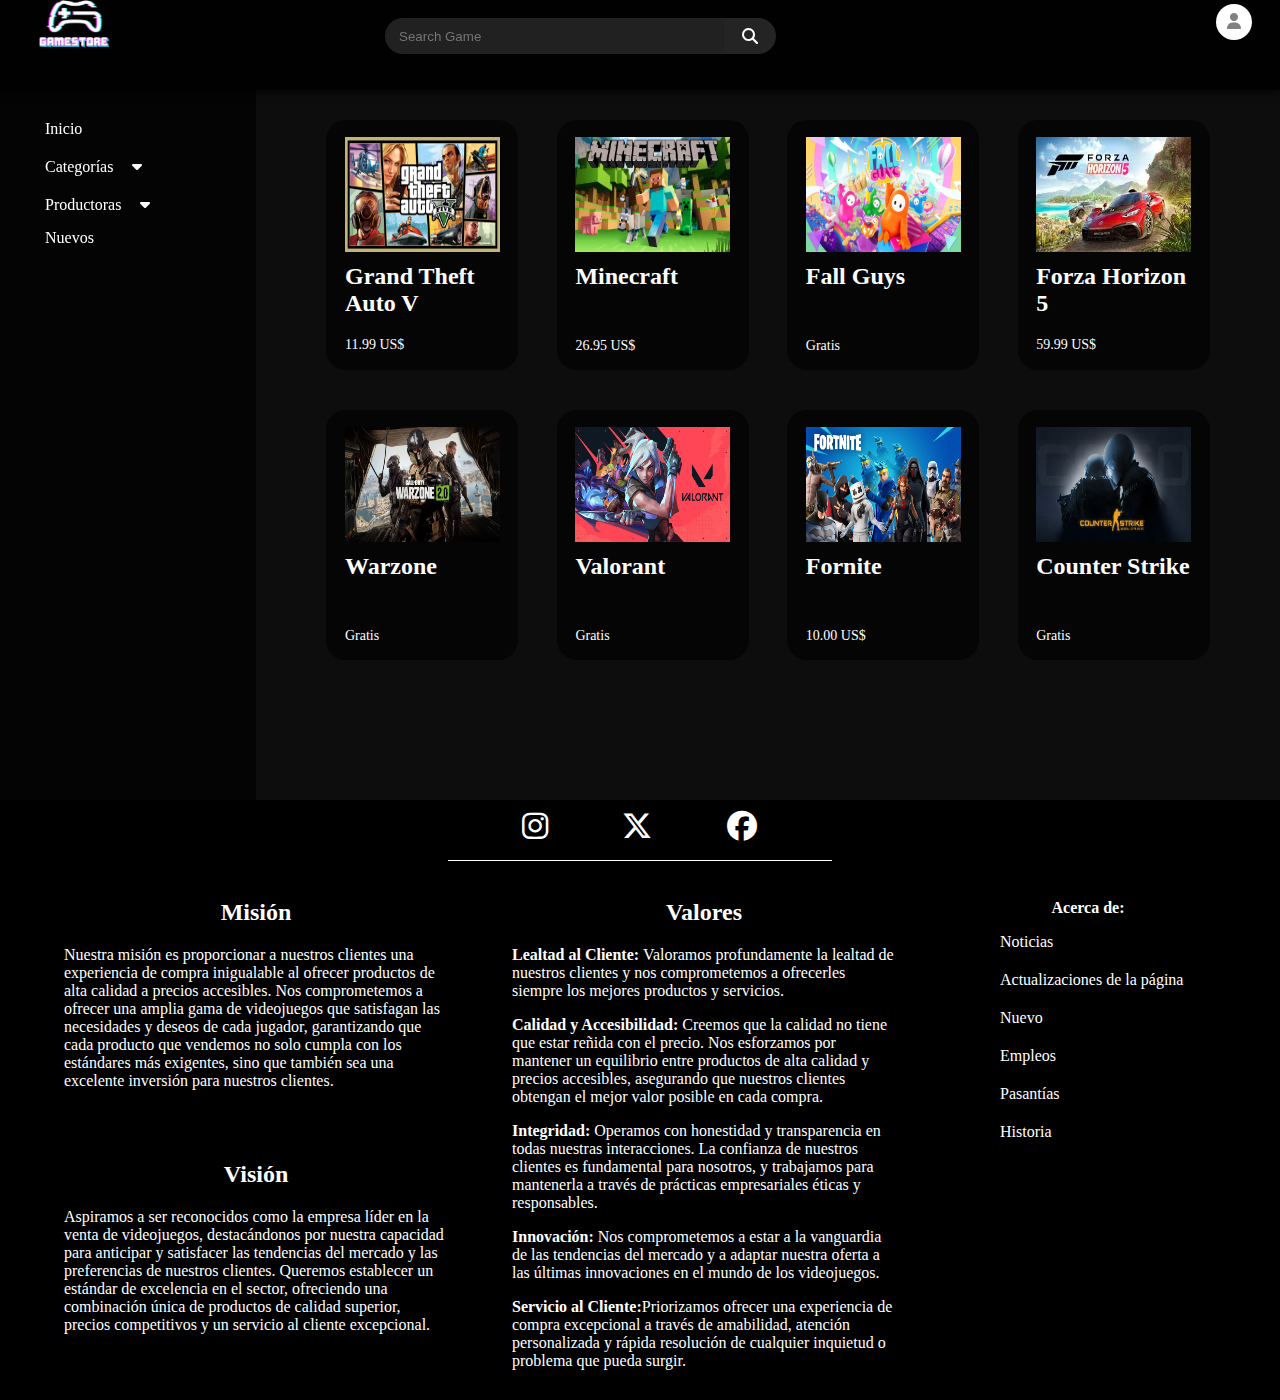
<file: index.html>
<!DOCTYPE html>
<html lang="en">
<head>
    <meta charset="UTF-8">
    <meta http-equiv="X-UA-Compatible" content="IE=edge">
    <meta name="viewport" content="width=device-width, initial-scale=1.0">
    <link rel="stylesheet" href="style.css">
    <link rel="stylesheet" href="https://cdnjs.cloudflare.com/ajax/libs/font-awesome/6.5.2/css/all.min.css">
    <link rel="shortcut icon" href="Logo.png">
    <title>GameStore</title>

</head>
<body>
    <div class="menu">

        <a href="index.html" class="a-logo"><img src="Logo-removebg-preview.png" class="logo"></a>

        <input type="text" class="search" placeholder="Search Game">

        <div class="search-icon">

            <i class="fa-solid fa-magnifying-glass" id="icon-search"></i>

        </div>

        <div class="account">

            <input type="checkbox" class="account-checkbox">
            <i class="fa-solid fa-user" id="account-icon"></i>
            <div class="body-account">

                <ol>
                    <li><a href="">Cuenta</a></li>
                    <li><a href="">Seguridad</a></li>
                    <li><a href="">Privacidad</a></li>
                    <li><a href="">Idioma</a></li>
                    <li><a href="">Cerrar sesión</a></li>
                </ol>

            </div>

        </div>

    </div>

    <div class="left-menu"></div>

    <div class="body">

        <div class="line-content-1">

            <a href="GTAV.html">

                <div class="content-1">

                    <img src="gtav.webp" class="img-content-1">
                    <div class="title-game-1">
                        <h2>Grand Theft Auto V</h2>
                        <p style="color: white; font-size: 14px; bottom: 0%; position: relative;">11.99 US$</p>
                    </div>

                </div>

            </a>

            <a href="">

                <div class="content-2">

                    <img src="minecraft.webp" class="img-content-2">
                    <div class="title-game-2">
                        <h2>Minecraft</h2>
                        <p style="color: white; font-size: 14px; bottom: -30%; position: relative;">26.95 US$</p>
                    </div>                

                </div>

            </a>

            <a href="">

                <div class="content-3">

                    <img src="fallguys.jpg" class="img-content-3">
                    <div class="title-game-3">
                        <h2>Fall Guys</h2>
                        <p style="color: white; font-size: 14px; bottom: -30%; position: relative;">Gratis</p>
                    </div>

                </div>

            <a href="">

                <div class="content-4">

                    <img src="forzahorizonv.jpeg" class="img-content-4">
                    <div class="title-game-4">
                        <h2>Forza Horizon 5</h2>
                        <p style="color: white; font-size: 14px; position: relative;">59.99 US$</p>
                    </div>

                </div>

            </a>

        </div>
        
        <div class="line-content-2">

            <a href="">

                <div class="content-5">

                    <img src="warzone.webp" class="img-content-5">
                    <div class="title-game-5">
                        <h2>Warzone</h2>
                        <p style="color: white; font-size: 14px; bottom: -30%; position: relative;">Gratis</p>
                    </div>

                </div>

            </a>

            <a href="">

                <div class="content-6">

                    <img src="valorant.jpg" class="img-content-6">
                    <div class="title-game-6">
                        <h2>Valorant</h2>
                        <p style="color: white; font-size: 14px; bottom: -30%; position: relative;">Gratis</p>
                    </div>                

                </div>

            </a>

            <a href="">

                <div class="content-7">

                    <img src="fornite.jpg" class="img-content-7">
                    <div class="title-game-7">
                        <h2>Fornite</h2>
                        <p style="color: white; font-size: 14px; bottom: -30%; position: relative;">10.00 US$</p>
                    </div>

                </div>

            </a>

            <a href="">

                <div class="content-8">

                    <img src="counterstrike.png" class="img-content-8">
                    <div class="title-game-8">
                        <h2>Counter Strike</h2>
                        <p style="color: white; font-size: 14px; bottom: -30%; position: relative;">Gratis</p>
                    </div>

                </div>

            </a>
        </div>    

    </div>

    <div class="header">

        <input type="checkbox" class="menu-left-checkbox">
        <input type="checkbox" class="menu-left-checkbox-2">
    
        <ul class="nav">
    
          <li><a href="">Inicio</a></li>
    
          <li style="padding: 10px 15px; color: white;" class="categorias">Categorías <i class="fa-sharp fa-solid fa-caret-down" style="transition: transform .3s; margin-left: 15px;"></i>
    
            <ul style="margin-bottom: -5px; margin-top: 5px;">
    
              <li><a href="">Acción</a></li>
    
              <li><a href="">Aventura</a></li>
    
              <li><a href="">Autos</a></li>
    
              <li><a href="">Battle Royale</a></li>
    
              <li><a href="">Supervivencia</a></li>
    
            </ul>
    
          </li>
    
          <li style="padding: 10px 15px; color: white;" class="productoras">Productoras <i class="fa-sharp fa-solid fa-caret-down" style="transition: transform .3s; margin-left: 15px;"></i>
    
            <ul style="margin-bottom: -10px; margin-top: 5px;">
    
              <li><a href="">RockstarGames</a></li>
    
              <li><a href="">EpicGames</a></li>
    
              <li><a href="">EA</a></li>
    
            </ul>
    
          </li>
    
          <li><a href="">Nuevos</a></li>
    
        </ul>
    
      </div>

    <footer>

        <div class="redes">

            <a href="https://www.instagram.com/game.store.oficial" style="width: 27px; height: 30px;"><i class="fa-brands fa-instagram" id="instagram" style="position: relative;"></i></a>
            <a href="https://x.com/GameStoreReal" style="width: 31px; height: 30px;"><i class="fa-brands fa-x-twitter" id="twitter" style="position: relative;"></i></a>
            <a href="https://www.facebook.com/profile.php?id=61565771944343&is_tour_dismissed" style="width: 32px; height: 30px;"><i class="fa-brands fa-facebook" id="facebook" style="position: relative;"></i></a>

        </div>

        <div class="line"></div>

        <div class="mision">

            <h2 style="text-align: center;">Misión</h2>

            <p>Nuestra misión es proporcionar a nuestros clientes una experiencia de compra inigualable al ofrecer productos de alta calidad a precios accesibles. Nos comprometemos a ofrecer una amplia gama de videojuegos que satisfagan las necesidades y deseos de cada jugador, garantizando que cada producto que vendemos no solo cumpla con los estándares más exigentes, sino que también sea una excelente inversión para nuestros clientes. </p>

        </div>

        <div class="vision">

            <h2 style="text-align: center;">Visión</h2>

            <p>Aspiramos a ser reconocidos como la empresa líder en la venta de videojuegos, destacándonos por nuestra capacidad para anticipar y satisfacer las tendencias del mercado y las preferencias de nuestros clientes. Queremos establecer un estándar de excelencia en el sector, ofreciendo una combinación única de productos de calidad superior, precios competitivos y un servicio al cliente excepcional.</p>

        </div>

        <div class="valores">

            <h2 style="text-align: center;">Valores</h2>

            <p><strong>Lealtad al Cliente: </strong> Valoramos profundamente la lealtad de nuestros clientes y nos comprometemos a ofrecerles siempre los mejores productos y servicios.</p>

            <p><strong>Calidad y Accesibilidad: </strong>Creemos que la calidad no tiene que estar reñida con el precio. Nos esforzamos por mantener un equilibrio entre productos de alta calidad y precios accesibles, asegurando que nuestros clientes obtengan el mejor valor posible en cada compra.</p>

            <p><strong>Integridad: </strong>Operamos con honestidad y transparencia en todas nuestras interacciones. La confianza de nuestros clientes es fundamental para nosotros, y trabajamos para mantenerla a través de prácticas empresariales éticas y responsables.</p>

            <p><strong>Innovación: </strong>Nos comprometemos a estar a la vanguardia de las tendencias del mercado y a adaptar nuestra oferta a las últimas innovaciones en el mundo de los videojuegos.</p>

            <p><strong>Servicio al Cliente:</strong>Priorizamos ofrecer una experiencia de compra excepcional a través de amabilidad, atención personalizada y rápida resolución de cualquier inquietud o problema que pueda surgir.</p>

        </div>

        <div class="otros">

            <p style="text-align: center;"><strong>Acerca de:</strong></p>

            <ul>

                <li style="padding-bottom: 20px;"><a href="" style="position: relative; width: 100%;">Noticias</a></li>
                <li style="padding-bottom: 20px;"><a href="" style="position: relative; width: 100%;">Actualizaciones de la página</a></li>
                <li style="padding-bottom: 20px;"><a href="" style="position: relative; width: 100%;">Nuevo</a></li>
                <li style="padding-bottom: 20px;"><a href="" style="position: relative; width: 100%;">Empleos</a></li>
                <li style="padding-bottom: 20px;"><a href="" style="position: relative; width: 100%;">Pasantías</a></li>
                <li style="padding-bottom: 20px;"><a href="" style="position: relative; width: 100%;">Historia</a></li>

            </ul>

        </div>

    </footer>

    
</body>
</html>
</file>
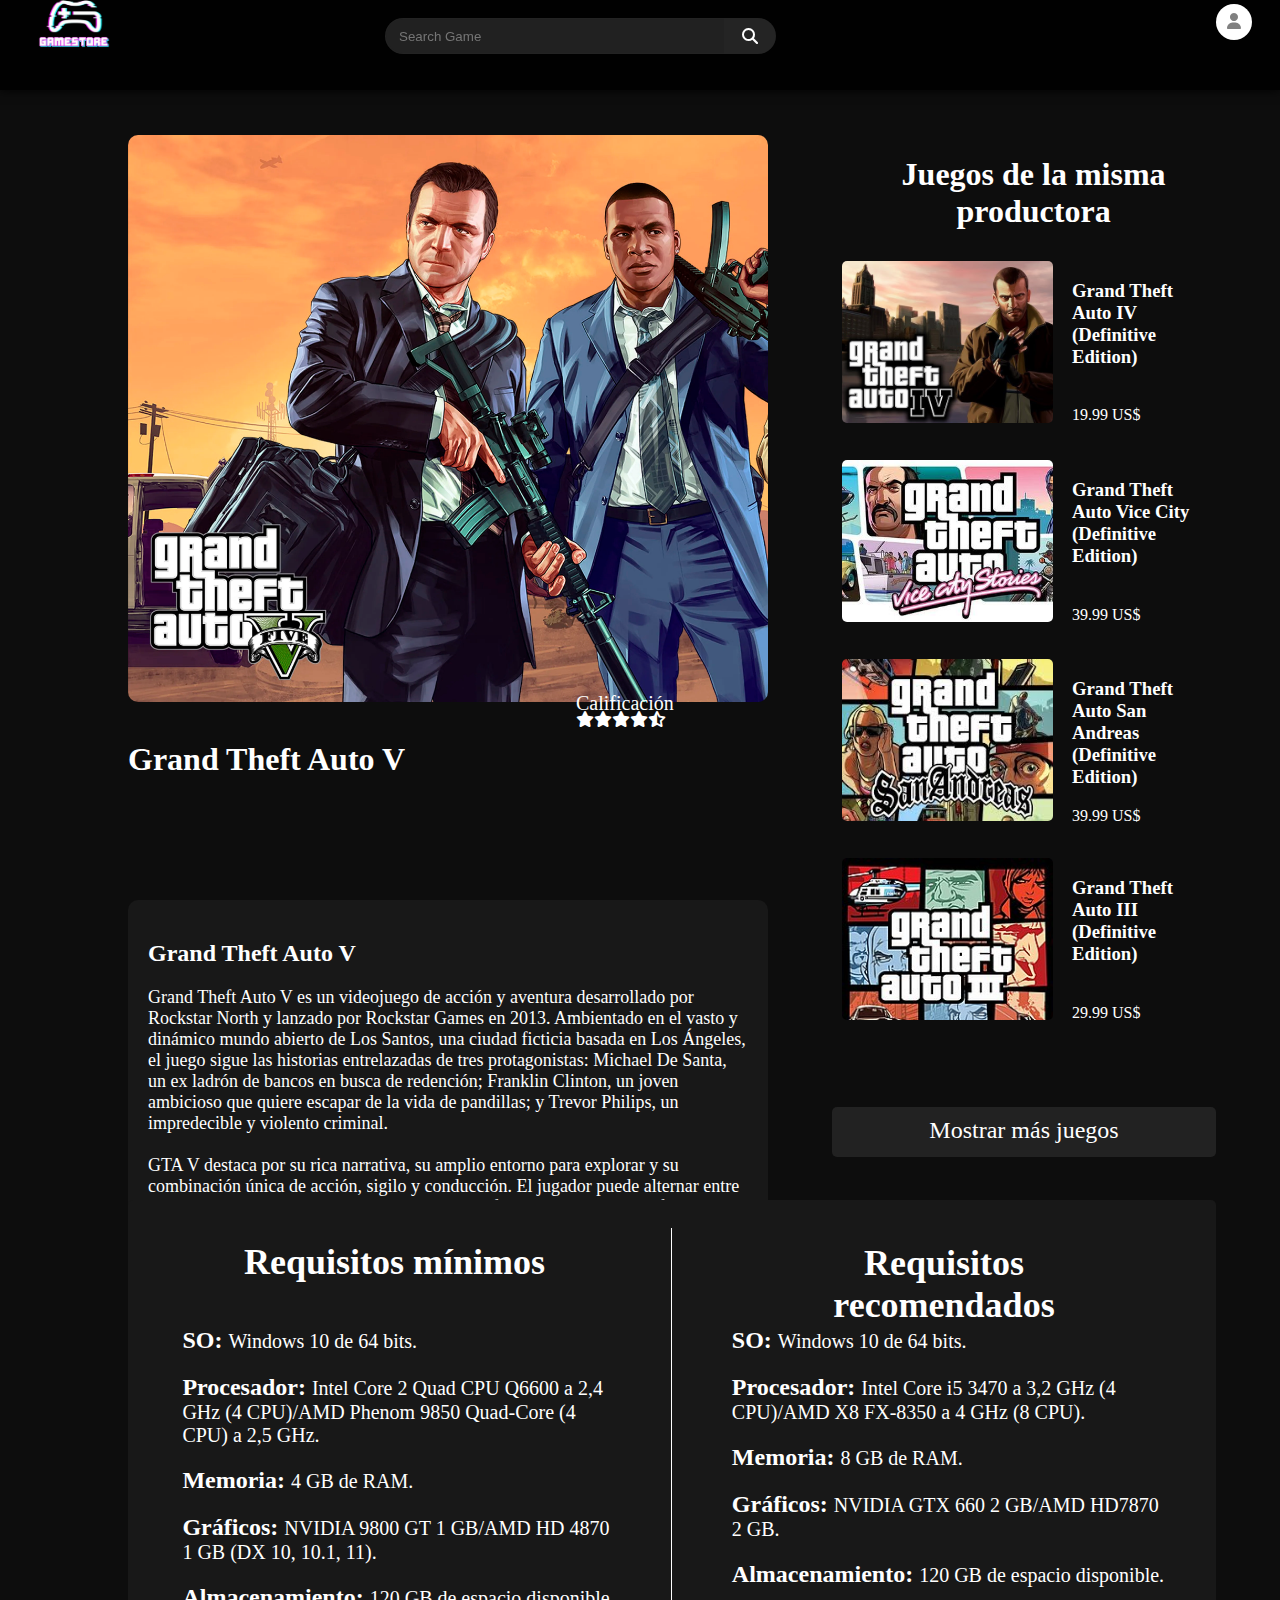
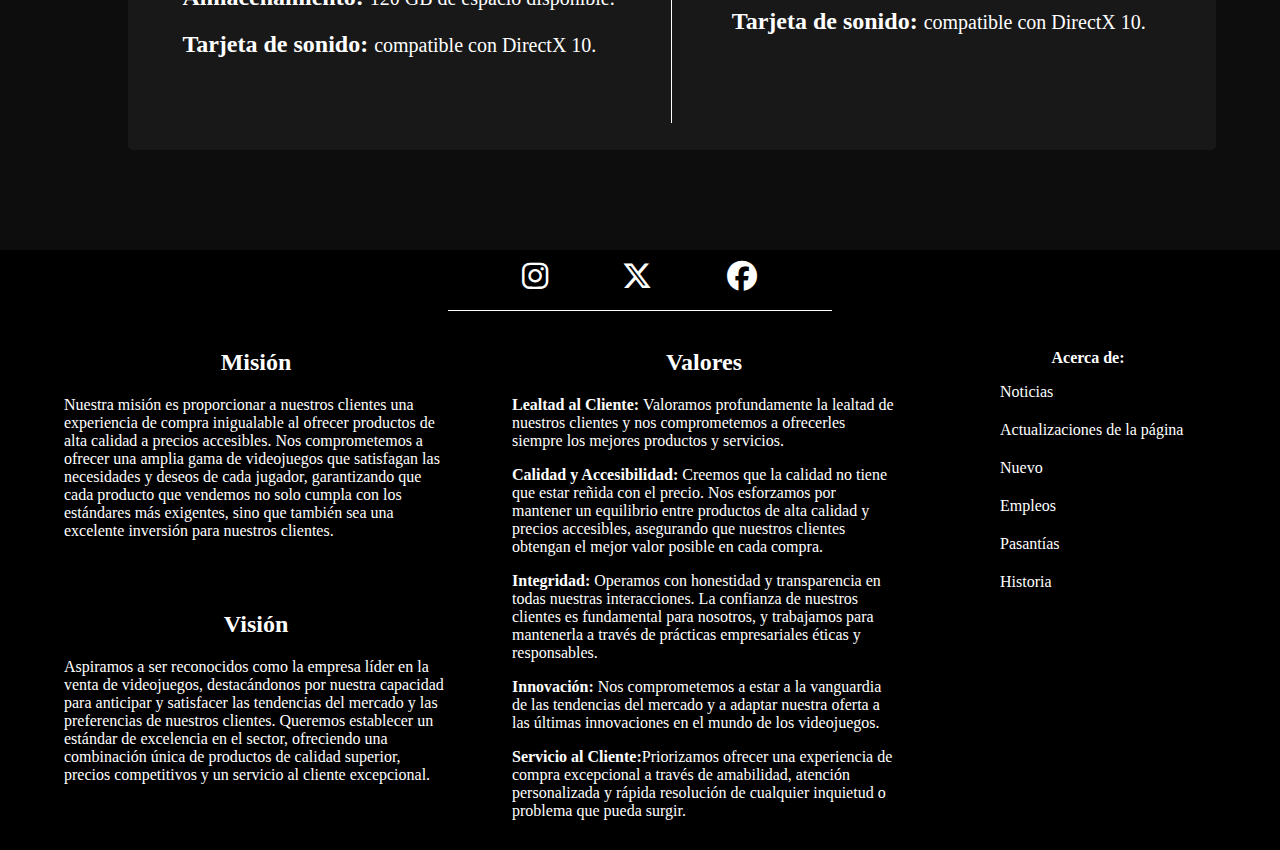
<file: GTAV.html>
<!DOCTYPE html>
<html lang="en">
<head>
    <meta charset="UTF-8">
    <meta http-equiv="X-UA-Compatible" content="IE=edge">
    <meta name="viewport" content="width=device-width, initial-scale=1.0">
    <link rel="stylesheet" href="style.css">
    <link rel="stylesheet" href="https://cdnjs.cloudflare.com/ajax/libs/font-awesome/6.5.2/css/all.min.css">
    <link rel="shortcut icon" href="Logo.png">
    <title>GameStore - Grand Theft Auto V</title>

</head>
<body>
    <div class="menu">

        <a href="index.html" class="a-logo"><img src="Logo-removebg-preview.png" class="logo"></a>

        <input type="text" class="search" placeholder="Search Game">

        <div class="search-icon">

            <i class="fa-solid fa-magnifying-glass" id="icon-search"></i>

        </div>

        <div class="account">

            <input type="checkbox" class="account-checkbox">
            <i class="fa-solid fa-user" id="account-icon"></i>
            <div class="body-account">

                <ol>
                    <li><a href="">Cuenta</a></li>
                    <li><a href="">Seguridad</a></li>
                    <li><a href="">Privacidad</a></li>
                    <li><a href="">Idioma</a></li>
                    <li><a href="">Cerrar sesión</a></li>
                </ol>

            </div>

        </div>

    </div>

    <div class="imagen-GTAV"></div>

    <div class="title-game">

        <h1>Grand Theft Auto V</h1>

        <p>Calificación</p>

        <div class="star">

            <i class="fa-sharp fa-solid fa-star"></i>
            <i class="fa-sharp fa-solid fa-star"></i>
            <i class="fa-sharp fa-solid fa-star"></i>
            <i class="fa-sharp fa-solid fa-star"></i>
            <i class="fa-sharp fa-solid fa-star-half-stroke"></i>

        </div>

    </div>

    <div class="descripcion">

        <h2>Grand Theft Auto V</h2>

        <p>Grand Theft Auto V es un videojuego de acción y aventura desarrollado por Rockstar North y lanzado por Rockstar Games en 2013. Ambientado en el vasto y dinámico mundo abierto de Los Santos, una ciudad ficticia basada en Los Ángeles, el juego sigue las historias entrelazadas de tres protagonistas: Michael De Santa, un ex ladrón de bancos en busca de redención; Franklin Clinton, un joven ambicioso que quiere escapar de la vida de pandillas; y Trevor Philips, un impredecible y violento criminal. <br><br>

            GTA V destaca por su rica narrativa, su amplio entorno para explorar y su combinación única de acción, sigilo y conducción. El jugador puede alternar entre los tres personajes principales, lo que añade profundidad a la trama y ofrece diferentes perspectivas de las misiones y eventos del juego. Además, cuenta con GTA Online, un modo multijugador que permite a los jugadores crear su propio personaje y sumergirse en una experiencia online cooperativa o competitiva. <br><br>
            
            Con un diseño gráfico impresionante, una jugabilidad inmersiva y un mundo lleno de actividades, GTA V ha sido aclamado como uno de los mejores videojuegos de su generación, rompiendo récords de ventas y ganando múltiples premios de la industria.</p>

    </div>

    <div class="game-right">

        <div class="title-game-right">
            
            <h1>Juegos de la misma productora</h1>

        </div>

        <a href="" style="width: 100%;"><div class="game-right-1">

            <div class="img-game-right-1"></div>
            <div class="title-game-right-1">
                <h3>Grand Theft Auto IV (Definitive Edition)</h3>
                <p style="position: relative; bottom: -20px;">19.99 US$</p>
            </div>

        </div></a>

        <a href="" style="width: 100%;"><div class="game-right-2">

            <div class="img-game-right-2"></div>
            <div class="title-game-right-2">
                <h3>Grand Theft Auto Vice City (Definitive Edition)</h3>
                <p style="position: relative; bottom: -20px;">39.99 US$</p>
            </div>

        </div></a>

        <a href="" style="width: 100%;"><div class="game-right-3">

            <div class="img-game-right-3"></div>
            <div class="title-game-right-3">
                <h3>Grand Theft Auto San Andreas (Definitive Edition)</h3>
                <p style="position: relative; bottom: -00px;">39.99 US$</p>
            </div>

        </div></a>

        <a href="" style="width: 100%;"><div class="game-right-4">

            <div class="img-game-right-4"></div>
            <div class="title-game-right-4">
                <h3>Grand Theft Auto III (Definitive Edition)</h3>
                <p style="position: relative; bottom: -20px;">29.99 US$</p>
            </div>

        </div></a>

        <div class="mostrar">
            <p>Mostrar más juegos</p>
        </div>

    </div>

    <div class="requisitos">

        <div class="r-line"></div>
        <div class="minimos">
            <h2>Requisitos mínimos</h2>
        </div>

        <div class="r-minimos">
            <p><strong>SO: </strong>Windows 10 de 64 bits.</p>
            <p><strong>Procesador: </strong>Intel Core 2 Quad CPU Q6600 a 2,4 GHz (4 CPU)/AMD Phenom 9850 Quad-Core (4 CPU) a 2,5 GHz.</p>
            <p><strong>Memoria: </strong>4 GB de RAM.</p>
            <p><strong>Gráficos: </strong>NVIDIA 9800 GT 1 GB/AMD HD 4870 1 GB (DX 10, 10.1, 11).</p>
            <p><strong>Almacenamiento: </strong> 120 GB de espacio disponible.</p>
            <p><strong>Tarjeta de sonido: </strong>compatible con DirectX 10.</p>
        </div>

        <div class="recomendados">
            <h2>Requisitos recomendados</h2>
        </div>

        <div class="r-recomendados">
            <p><strong>SO: </strong>Windows 10 de 64 bits.</p>
            <p><strong>Procesador: </strong>Intel Core i5 3470 a 3,2 GHz (4 CPU)/AMD X8 FX-8350 a 4 GHz (8 CPU).</p>
            <p><strong>Memoria: </strong>8 GB de RAM.</p>
            <p><strong>Gráficos: </strong>NVIDIA GTX 660 2 GB/AMD HD7870 2 GB.</p>
            <p><strong>Almacenamiento: </strong> 120 GB de espacio disponible.</p>
            <p><strong>Tarjeta de sonido: </strong>compatible con DirectX 10.</p>
        </div>

    </div>

    <footer style="top: 1850px;">

        <div class="redes">

            <a href="https://www.instagram.com/game.store.oficial" style="width: 27px; height: 30px;"><i class="fa-brands fa-instagram" id="instagram" style="position: relative;"></i></a>
            <a href="https://x.com/GameStoreReal" style="width: 31px; height: 30px;"><i class="fa-brands fa-x-twitter" id="twitter" style="position: relative;"></i></a>
            <a href="https://www.facebook.com/profile.php?id=61565771944343&is_tour_dismissed" style="width: 32px; height: 30px;"><i class="fa-brands fa-facebook" id="facebook" style="position: relative;"></i></a>

        </div>

        <div class="line"></div>

        <div class="mision">

            <h2 style="text-align: center;">Misión</h2>

            <p>Nuestra misión es proporcionar a nuestros clientes una experiencia de compra inigualable al ofrecer productos de alta calidad a precios accesibles. Nos comprometemos a ofrecer una amplia gama de videojuegos que satisfagan las necesidades y deseos de cada jugador, garantizando que cada producto que vendemos no solo cumpla con los estándares más exigentes, sino que también sea una excelente inversión para nuestros clientes. </p>

        </div>

        <div class="vision">

            <h2 style="text-align: center;">Visión</h2>

            <p>Aspiramos a ser reconocidos como la empresa líder en la venta de videojuegos, destacándonos por nuestra capacidad para anticipar y satisfacer las tendencias del mercado y las preferencias de nuestros clientes. Queremos establecer un estándar de excelencia en el sector, ofreciendo una combinación única de productos de calidad superior, precios competitivos y un servicio al cliente excepcional.</p>

        </div>

        <div class="valores">

            <h2 style="text-align: center;">Valores</h2>

            <p><strong>Lealtad al Cliente: </strong> Valoramos profundamente la lealtad de nuestros clientes y nos comprometemos a ofrecerles siempre los mejores productos y servicios.</p>

            <p><strong>Calidad y Accesibilidad: </strong>Creemos que la calidad no tiene que estar reñida con el precio. Nos esforzamos por mantener un equilibrio entre productos de alta calidad y precios accesibles, asegurando que nuestros clientes obtengan el mejor valor posible en cada compra.</p>

            <p><strong>Integridad: </strong>Operamos con honestidad y transparencia en todas nuestras interacciones. La confianza de nuestros clientes es fundamental para nosotros, y trabajamos para mantenerla a través de prácticas empresariales éticas y responsables.</p>

            <p><strong>Innovación: </strong>Nos comprometemos a estar a la vanguardia de las tendencias del mercado y a adaptar nuestra oferta a las últimas innovaciones en el mundo de los videojuegos.</p>

            <p><strong>Servicio al Cliente:</strong>Priorizamos ofrecer una experiencia de compra excepcional a través de amabilidad, atención personalizada y rápida resolución de cualquier inquietud o problema que pueda surgir.</p>

        </div>

        <div class="otros">

            <p style="text-align: center;"><strong>Acerca de:</strong></p>

            <ul>

                <li style="padding-bottom: 20px;"><a href="" style="position: relative; width: 100%;">Noticias</a></li>
                <li style="padding-bottom: 20px;"><a href="" style="position: relative; width: 100%;">Actualizaciones de la página</a></li>
                <li style="padding-bottom: 20px;"><a href="" style="position: relative; width: 100%;">Nuevo</a></li>
                <li style="padding-bottom: 20px;"><a href="" style="position: relative; width: 100%;">Empleos</a></li>
                <li style="padding-bottom: 20px;"><a href="" style="position: relative; width: 100%;">Pasantías</a></li>
                <li style="padding-bottom: 20px;"><a href="" style="position: relative; width: 100%;">Historia</a></li>

            </ul>

        </div>

    </footer>

</body>
</html>
</file>
<file: style.css>
body {
    background-color: rgb(13, 13, 13);
    margin: 0px;
    padding: 0px;
}

body::-webkit-scrollbar{
    width: 10px;
}

body::-webkit-scrollbar-thumb{
    background-color: rgba(65, 65, 65, .7);
    border-radius: 10px;
}

body::-webkit-scrollbar-thumb:active{
    background-color: rgba(100, 100, 100, 0.7);
    border-radius: 10px;
}

.menu {
    position: fixed;
    width: 100%;
    height: 10%;
    left: 0px;
    top: 0px;
    background-color: rgba(0, 0, 0, 0.925);
    z-index: 3;
    box-shadow: 0px 0px 10px rgb(0, 0, 0);
}

a {
    position: relative;
    text-decoration: none;
    color: white;
    display: block;
    width: 20%;
}

.a-logo {
    position: absolute;
    top: -20%;
    left: 1%;
    width: 90px;
    height: 90px;
}

.logo {
    position: absolute;
    top: -2%;
    left: 1%;
    width: 120px;
    height: 90px;
}

.search {
    position: relative;
    top: 20%;
    left: 30.1%;
    height: 32px;
    width: 26%;
    border-radius: 100px 0px 0px 100px;
    border-color: transparent;
    transition: background-color .3s;
    border: solid 1px rgba(36, 36, 36, 0.925);
    border-right: solid 2px rgba(36, 36, 36, 0.925);
    padding-left: 1%;
    background-color: rgba(36, 36, 36, 0.925);
}

.search::placeholder {
    position: relative;
    left: 0%;
}

.search:focus {
    background-color: rgb(49, 49, 49, 0.925);
    transition: background-color .3s;
    outline: none;
    color: white;
}

.left-menu {
    position: fixed;
    width: 20%;
    height: 90%;
    left: 0%;
    top: 10%;
    background-color: rgba(3, 3, 3, 0.925);
}

.search-icon {
    position: absolute;
    top: 20%;
    left: 56.6%;
    height: 36px;
    width: 4%;
    background-color: rgb(36, 36, 36);
    border-radius: 0px 50px 50px 0px;
    cursor: pointer;
}

.account {
    position: relative;
    width: 36px;
    height: 36px;
    left: 95%;
    top: -36%;
    background-color: white;
    border-radius: 100%;
    cursor: pointer;
}

#account-icon {
    position: absolute;
    top: 25%;
    left: 30%;
    color: gray;
}

#icon-search {
    position: absolute;
    top: 10px;
    left: 35%;
    cursor: pointer;
    color: white;
}

.body {
    position: absolute;
    top: 10%;
    left: 22.5%;
    width: 75%;
    height: 900px;
    background-color: transparent;
}

.line-content-1 {
    display: flex;
    position: relative;
    width: 100%;
    height: 250px;
    top: 30px;
    background-color: transparent;
    justify-content: space-evenly;
}

.line-content-2 {
    display: flex;
    position: relative;
    width: 100%;
    height: 250px;
    top: 70px;
    background-color: transparent;
    justify-content: space-evenly;
}

.content-1 {
    position: relative;
    width: 100%;
    height: 100%;
    background-color: rgb(5, 5, 5, 1);
    border-radius: 20px;
    cursor: pointer;
    transition: transform .3s;
    padding: 10px;
    box-sizing: border-box;
}

.content-1:hover {
    transform: translateY(-20px);
    transition: transform .3s;
    box-shadow: 0px 0px 20px rgba(0, 0, 0, 1);
}

.title-game-1 {
    position: relative;
    width: 90%;
    height: 40%;
    left: 5%;
    top: -2.5%;
    background-color: transparent;
}

.img-content-1 {
    position: relative;
    width: 90%;
    height: 50%;
    top: 3%;
    left: 5%;
}

.content-2 {
    position: relative;
    width: 100%;
    height: 100%;
    background-color: rgb(5, 5, 5, 1);
    border-radius: 20px;
    cursor: pointer;
    transition: transform .3s;
    padding: 10px;
    box-sizing: border-box;
}

.content-2:hover {
    transform: translateY(-20px);
    transition: transform .3s;
    box-shadow: 0px 0px 20px rgba(0, 0, 0, 1);
}

.title-game-2 {
    position: relative;
    width: 90%;
    height: 40%;
    left: 5%;
    top: -2.5%;
    background-color: transparent;
}

.img-content-2 {
    position: relative;
    width: 90%;
    height: 50%;
    top: 3%;
    left: 5%;
}

.content-3 {
    position: relative;
    width: 100%;
    height: 100%;
    background-color: rgb(5, 5, 5, 1);
    border-radius: 20px;
    cursor: pointer;
    transition: transform .3s;
    padding: 10px;
    box-sizing: border-box;
}

.content-3:hover {
    transform: translateY(-20px);
    transition: transform .3s;
    box-shadow: 0px 0px 20px rgba(0, 0, 0, 1);
}

.title-game-3 {
    position: relative;
    width: 90%;
    height: 40%;
    left: 5%;
    top: -2.5%;
    background-color: transparent;
}

.img-content-3 {
    position: relative;
    width: 90%;
    height: 50%;
    top: 3%;
    left: 5%;
}

.content-4 {
    position: relative;
    width: 100%;
    height: 100%;
    background-color: rgb(5, 5, 5, 1);
    border-radius: 20px;
    cursor: pointer;
    transition: transform .3s;
    padding: 10px;
    box-sizing: border-box;
}

.content-4:hover {
    transform: translateY(-20px);
    transition: transform .3s;
    box-shadow: 0px 0px 20px rgba(0, 0, 0, 1);
}

.title-game-4 {
    position: relative;
    width: 90%;
    height: 40%;
    left: 5%;
    top: -2.5%;
    background-color: transparent;
}

.img-content-4 {
    position: relative;
    width: 90%;
    height: 50%;
    top: 3%;
    left: 5%;
}

.content-5 {
    position: relative;
    width: 100%;
    height: 100%;
    background-color: rgb(5, 5, 5, 1);
    border-radius: 20px;
    cursor: pointer;
    transition: transform .3s;
    padding: 10px;
    box-sizing: border-box;
}

.content-5:hover {
    transform: translateY(-20px);
    transition: transform .3s;
    box-shadow: 0px 0px 20px rgba(0, 0, 0, 1);
}

.title-game-5 {
    position: relative;
    width: 90%;
    height: 40%;
    left: 5%;
    top: -2.5%;
    background-color: transparent;
}

.img-content-5 {
    position: relative;
    width: 90%;
    height: 50%;
    top: 3%;
    left: 5%;
}

.content-6 {
    position: relative;
    width: 100%;
    height: 100%;
    background-color: rgb(5, 5, 5, 1);
    border-radius: 20px;
    cursor: pointer;
    transition: transform .3s;
    padding: 10px;
    box-sizing: border-box;
}

.content-6:hover {
    transform: translateY(-20px);
    transition: transform .3s;
    box-shadow: 0px 0px 20px rgba(0, 0, 0, 1);
}

.title-game-6 {
    position: relative;
    width: 90%;
    height: 40%;
    left: 5%;
    top: -2.5%;
    background-color: transparent;
}

.img-content-6 {
    position: relative;
    width: 90%;
    height: 50%;
    top: 3%;
    left: 5%;
}

.content-7 {
    position: relative;
    width: 100%;
    height: 100%;
    background-color: rgb(5, 5, 5, 1);
    border-radius: 20px;
    cursor: pointer;
    transition: transform .3s;
    padding: 10px;
    box-sizing: border-box;
}

.content-7:hover {
    transform: translateY(-20px);
    transition: transform .3s;
    box-shadow: 0px 0px 20px rgba(0, 0, 0, 1);
}

.title-game-7 {
    position: relative;
    width: 90%;
    height: 40%;
    left: 5%;
    top: -2.5%;
    background-color: transparent;
}

.img-content-7 {
    position: relative;
    width: 90%;
    height: 50%;
    top: 3%;
    left: 5%;
}

.content-8 {
    position: relative;
    width: 100%;
    height: 100%;
    background-color: rgb(5, 5, 5, 1);
    border-radius: 20px;
    cursor: pointer;
    transition: transform .3s;
    padding: 10px;
    box-sizing: border-box;
}

.content-8:hover {
    transform: translateY(-20px);
    transition: transform .3s;
    box-shadow: 0px 0px 20px rgba(0, 0, 0, 1);
}

.title-game-8 {
    position: relative;
    width: 90%;
    height: 40%;
    left: 5%;
    top: -2.5%;
    background-color: transparent;
}

.img-content-8 {
    position: relative;
    width: 90%;
    height: 50%;
    top: 3%;
    left: 5%;
}

.nav ul, li, a {
    margin: 0;
    padding: 0;
    max-width: 100%;
    list-style: none;
    background-color: transparent;
}

.header {
    position: fixed;
    width: 20%;
    height: 100%;
    left: 0px;
    top: 100px;
    background-color: transparent;
    z-index: 2;
    padding-top: 10px;
    overflow: auto;
}
.nav ul, li, a {
    margin: 0;
    padding: 0;
    max-width: 100%;
    list-style: none;
    background-color: transparent;
}

  .header {
    position: fixed;
    width: 20%;
    height: 100%;
    left: 0px;
    top: 100px;
    background-color: transparent;
    z-index: 2;
    padding-top: 10px;
    overflow: auto;
}

  .nav {
    list-style: none;
    padding: 0;
    margin: 0;
    position: absolute;
    left: 30px;
    width: 200px;
}

  .nav li {
    position: relative;
}

  .nav li a {
    background-color: transparent;
    text-decoration: none;
    padding: 10px 15px;
    display: block;
    color: black;
    width: 100%;
    box-sizing: border-box;
    color: white;
}

  .nav li a:hover {
    background-color: rgb(36, 36, 36);
}

  .nav li ul {
    max-height: 0;
    overflow: hidden;
    padding: 0 10px;
    transition: max-height 0.3s ease-out;
    background-color: transparent;
}

  .nav li ul li a {
    background-color: transparent;
    padding-left: 20px;
}

  .nav li ul li a:hover {
    background-color: rgb(36, 36, 36);
}

  .menu-left-checkbox {
    appearance: none;
    position: absolute;
    background-color: transparent;
    width: 200px;
    height: 40px;
    left: 26px;
    top: 45px;
    z-index: 1;
    cursor: pointer;
}

  .menu-left-checkbox:hover ~ .nav .categorias {
    background-color: rgb(36, 36, 36);
}

  .menu-left-checkbox:checked ~ .nav .categorias > ul {
    max-height: 500px;
    background-color: transparent;
    margin-bottom: 10px;
}

  .menu-left-checkbox:checked ~ .nav .categorias {
    background-color: transparent;
}

  .menu-left-checkbox:checked ~ .nav .categorias i {
    transform: rotate(180deg);
    transition: transform .3s;
}

  .menu-left-checkbox:checked ~ .menu-left-checkbox-2{
    transform: translateY(189px);
    transition: transform .3s;
}

  .menu-left-checkbox-2 {
    appearance: none;
    position: absolute;
    background-color: transparent;
    width: 200px;
    height: 40px;
    left: 26px;
    top: 85px;
    z-index: 1;
    cursor: pointer;
    transition: transform .3s;
}

  .menu-left-checkbox-2:hover ~ .nav .productoras {
    background-color: rgb(36, 36, 36);
}

  .menu-left-checkbox-2:checked ~ .nav .productoras > ul {
    max-height: 500px;
    background-color: transparent;
    margin-bottom: 10px;
}

  .menu-left-checkbox-2:checked ~ .nav .productoras {
    background-color: transparent;
}

  .menu-left-checkbox-2:checked ~ .nav .productoras i {
    transform: rotate(180deg);
    transition: transform .3s;
}

footer{
    position: absolute;
    background-color: black;
    width: 100%;
    right: 0px;
    height: 600px;
    top: 800px;
    z-index: 2;
}

.line{
    position: relative;
    content: '';
    width: 30%;
    height: 1px;
    left: 35%;
    background-color: white;
}

.redes{
    position: relative;
    background-color: transparent;
    width: 30%;
    height: 60px;
    left: 35%;
    font-size: 30px;
    padding-top: 10px;
    box-sizing: border-box;
    justify-content: space-evenly;
    display: flex;
}

#instagram{
    cursor: pointer;
    transition: color .2s ease-out;
}

#instagram:hover{
    color: gray;
    transition: color .2s ease-out;
}

#twitter{
    cursor: pointer;
    transition: color .2s ease-out;
}

#twitter:hover{
    color: gray;
    transition: color .2s ease-out;
}

#facebook{
    cursor: pointer;
    transition: color .2s ease-out;
}

#facebook:hover{
    color: gray;
    transition: color .2s ease-out;
}

.mision{
    position: relative;
    background-color: transparent;
    width: 30%;
    height: 200px;
    top: 3%;
    left: 5%;
    color: white;
}

.vision{
    position: relative;
    background-color: transparent;
    width: 30%;
    height: 200px;
    top: 10%;
    left: 5%;
    color: white;
}

.valores{
    position: relative;
    background-color: transparent;
    width: 30%;
    height: 462px;
    top: -70.3%;
    left: 40%;
    color: white;
}

.otros{
    position: relative;
    width: 20%;
    height: 300px;
    background-color: transparent;
    right: -75%;
    top: -149.9%;
    color: white;
}

.otros li:hover{
    text-decoration: underline;
}

.imagen-GTAV{
    position: absolute;
    background-color: rgb(29, 29, 29);
    width: 50%;
    height: 63%;
    top: 15%;
    left: 10%;
    background-image: url(Gtav-p.webp);
    background-size: cover;
    border-radius: 10px;
}

.title-game{
    position: absolute;
    background-color: transparent;
    width: 50%;
    height: 15%;
    top: 80%;
    left: 10%;
    color: white;
}

.star{
    position: relative;
    background-color: transparent;
    width: 15%;
    height: 40%;
    top: -105%;
    left: 70%;
    display: flex;
    padding-top: 10px;
    box-sizing: border-box;
}

.title-game p{
    position: relative;
    top: -80%;
    right: -70%;
    font-size: 20px;
}

.descripcion{
    position: absolute;
    background-color: rgb(24, 24, 24);
    color: white;
    width: 50%;
    height: auto;
    top: 100%;
    left: 10%;
    border-radius: 10px;
    padding: 20px;
    box-sizing: border-box;
}

.descripcion p{
    font-size: 18px;
}

.game-right{
    position: absolute;
    background-color: transparent;
    width: 30%;
    height: 985px;
    right: 5%;
    top: 15%;
}

.title-game-right{
    background-color: transparent;
    position: relative;
    text-align: center;
    color: white;
    top: 0%;
    width: 105%;
}

.game-right-1{
    position: relative;
    background-color: transparent;
    width: 100%;
    height: 180px;
    top: 0%;
    border-radius: 10px;
    margin-bottom: 5%;
    display: flex;
    justify-content: space-around;
}

.game-right-1:hover{
    background-color: rgb(49, 49, 49, 0.925);
}

.img-game-right-1{
    position: relative;
    background-color: rgb(29, 29, 29);
    background-image: url(Gta4.jpg);
    background-size: cover;
    width: 55%;
    height: 90%;
    top: 5%;
    border-radius: 5px;
}

.title-game-right-1{
    position: relative;
    background-color: transparent;
    width: 35%;
    height: 90%;
    top: 5%;
    border-radius: 5px;
}

.game-right-2{
    position: relative;
    background-color: transparent;
    width: 100%;
    height: 180px;
    top: 0%;
    border-radius: 10px;
    margin-bottom: 5%;
    display: flex;
    justify-content: space-around;
}

.game-right-2:hover{
    background-color: rgb(49, 49, 49, 0.925);
}

.img-game-right-2{
    position: relative;
    background-color: rgb(29, 29, 29);
    background-image: url(GTA\ VC.jpg);
    background-size: cover;
    width: 55%;
    height: 90%;
    top: 5%;
    border-radius: 5px;
}

.title-game-right-2{
    position: relative;
    background-color: transparent;
    width: 35%;
    height: 90%;
    top: 5%;
    border-radius: 5px;
}

.game-right-3{
    position: relative;
    background-color: transparent;
    width: 100%;
    height: 180px;
    top: 0%;
    border-radius: 10px;
    margin-bottom: 5%;
    display: flex;
    justify-content: space-around;
}

.game-right-3:hover{
    background-color: rgb(49, 49, 49, 0.925);
}

.img-game-right-3{
    position: relative;
    background-color: rgb(29, 29, 29);
    background-image: url(GTASAN.jpeg);
    background-size: cover;
    width: 55%;
    height: 90%;
    top: 5%;
    border-radius: 5px;
}

.title-game-right-3{
    position: relative;
    background-color: transparent;
    width: 35%;
    height: 90%;
    top: 5%;
    border-radius: 5px;
}

.game-right-4{
    position: relative;
    background-color: transparent;
    width: 100%;
    height: 180px;
    top: 0%;
    border-radius: 10px;
    margin-bottom: 5%;
    display: flex;
    justify-content: space-around;
}

.game-right-4:hover{
    background-color: rgb(49, 49, 49, 0.925);
}

.img-game-right-4{
    position: relative;
    background-color: rgb(29, 29, 29);
    background-image: url(GTA3.jpg);
    background-size: cover;
    width: 55%;
    height: 90%;
    top: 5%;
    border-radius: 5px;
}

.title-game-right-4{
    position: relative;
    background-color: transparent;
    width: 35%;
    height: 90%;
    top: 5%;
    border-radius: 5px;
}

.mostrar{
    position: relative;
    width: 100%;
    height: 50px;
    background-color: rgb(34, 34, 34);
    bottom: -54px;
    border-radius: 5px;
    text-align: center;
    font-size: 24px;
    box-sizing: border-box;
    cursor: pointer;
    color: white;
}

.mostrar p{
    position: relative;
    top: 20%;
}

.mostrar:hover{
    background-color: rgb(56, 56, 56);
}

.requisitos{
    position: absolute;
    width: 85%;
    height: 550px;
    left: 10%;
    top: 1200px;
    background-color: rgb(24, 24, 24);
    border-radius: 5px;
}

.requisitos strong{
    font-size: 24px;
}

.r-line{
    position: relative;
    content: '';
    width: 1px;
    height: 90%;
    top: 5%;
    left: 49.9%;
    background-color: white;
}

.minimos{
    position: relative;
    background-color: transparent;
    width: 30%;
    height: 50px;
    top: -88%;
    left: 9.5%;
    text-align: center;
    color: white;
    font-size: 24px;
}

.r-minimos{
    position: relative;
    background-color: transparent;
    width: 40%;
    height: 350px;
    top: -85%;
    left: 5%;
    font-size: 20px;
    color: white;
}

.recomendados{
    position: relative;
    background-color: transparent;
    width: 35%;
    height: 50px;
    top: -169.6%;
    left: 57.5%;
    text-align: center;
    color: white;
    font-size: 24px;
}

.r-recomendados{
    position: relative;
    background-color: transparent;
    width: 40%;
    height: 350px;
    top: -166.8%;
    left: 55.5%;
    font-size: 20px;
    color: white;
}

.body-account{
    position: absolute;
    background-color: rgba(3, 3, 3, 1);
    box-shadow: 0px 0px 20px black;
    width: 300px;
    height: auto;
    top: 50px;
    right: 0px;
    border-radius: 10px;
    display: none;
    cursor: default;
}

.account-checkbox{
    appearance: none;
    position: absolute;
    background-color: transparent;
    width: 36px;
    height: 36px;
    top: -3px;
    left: -4px;
    z-index: 3;
    cursor: pointer;
}

.account-checkbox:checked ~ .body-account{
    display: block;
}

.body-account ol li a{
    position: relative;
    background-color: transparent;
    width: 100%;
    padding: 20px 15px;
    margin-left: -40px;
    left: 1.7%;
    transition: padding .3s;
    box-sizing: content-box;
}

.body-account ol li a:hover{
    background-color: rgb(36, 36, 36);
    left: 1.7%;
    border-radius: 3px;
    padding-left: 30px;
    transition: padding .3s;
    width: 94%;
}
</file>
